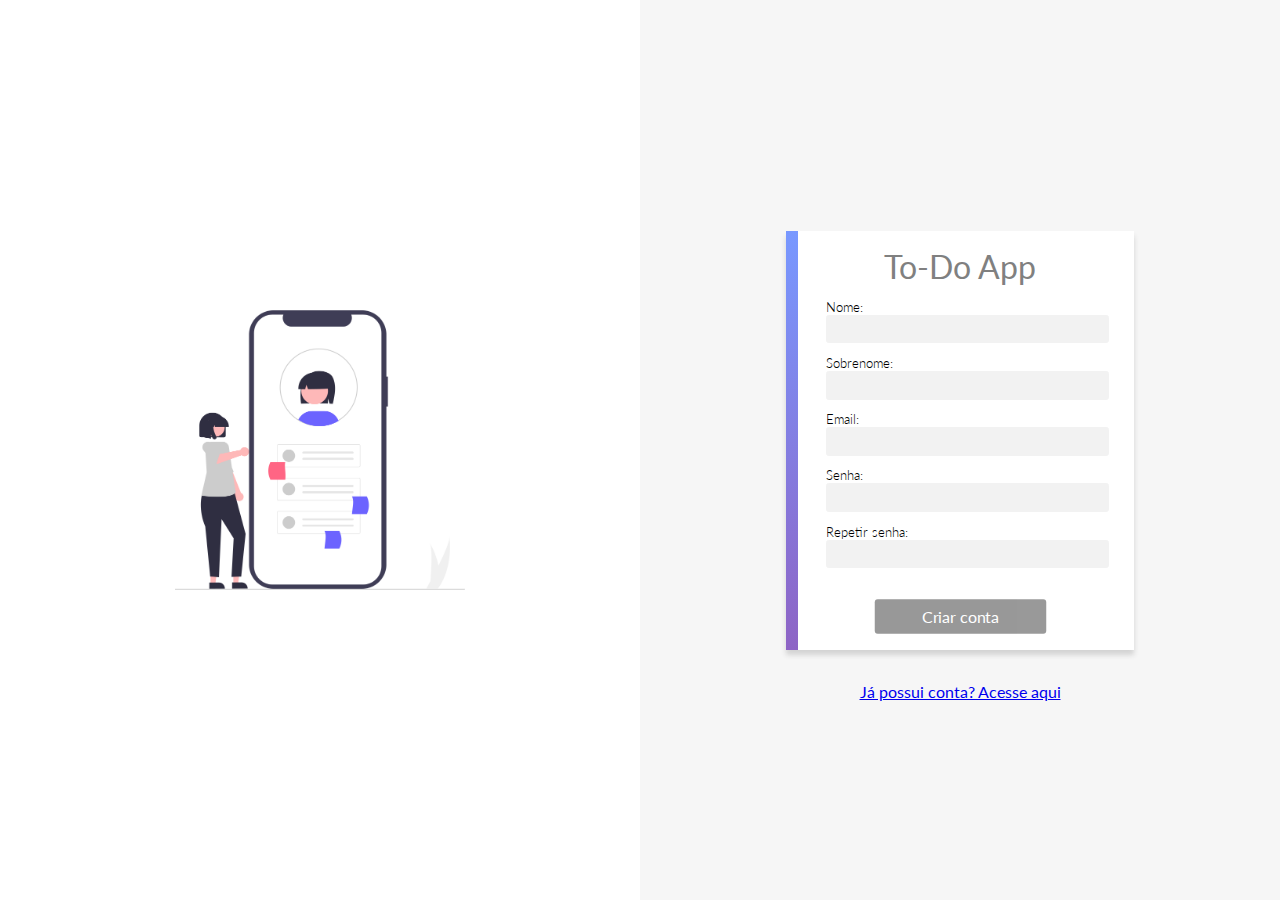
<file: apptodo/signup.html>
<!DOCTYPE html>
<html lang="pt-BR">
<head>
  <meta charset="UTF-8">
  <meta http-equiv="X-UA-Compatible" content="IE=edge">
  <meta name="viewport" content="width=device-width, initial-scale=1.0">
  <title>To-Do App</title>
  <!-- ---------------- estilos compartilhados entre login e signup ---------------- -->
  <link rel="stylesheet" href="./styles/acesso.css">
  <!-- ---------------------- lógica aplicada no registro -------------------- -->
  <script src="./scripts/signupCheckValidity.js" type="module" defer></script>

</head>

<body>
  <div class="left">
    <img src="./assets/pessoa-signup.png" alt="">
  </div>
  <div class="right">
    
    <form id="form">
      <div class="form-header">
        <p>To-Do App</p>
      </div>
      <label class="form-control" id="formControlNome">
        Nome:
          <input
            type="text"
            name="firstName"
            id="nomeInput"
            class="valid"
            required
            minlength="4"
            maxlength="40"
          >
          <small>Preencha o campo com no mínimo 4 caracteres</small>
      </label>
      <label class="form-control" id="formControlSobrenome">
        Sobrenome:
        <input 
          type="text"
          name="lastName"
          id="sobrenomeInput"
          required
          minlength="4"
          maxlength="60"
        >
        <small>Preencha o campo com no mínimo 4 caracteres</small>
      </label>
      <label class="form-control" id="formControlEmail">
        Email:
        <input
          type="email"
          name="email"
          id="emailInput"
          required
          minlength="6"
        >
        <small>Preencha o campo com um email válido</small>
      </label>
      <label class="form-control" id="formControlSenha">
        Senha:
        <input
        type="password"
        name="password"
        id="senhaInput"
        required
        minlength="8"
        >
        <span class="lnr lnr-eye"></span>
        <small>Preencha o campo com no mínimo 8 caracteres</small>
      </label>
      <label class="form-control" id="formControlRepetirSenha">
        Repetir senha:
        <input
        disabled
        type="password"
        name="passwordRetype"
        id="repetirSenhaInput"
        required
        minlength="8"
        >
        <span class="lnr lnr-eye"></span>
        <small>As senhas não coincidem</small>
      </label>
      <button id="buttonSubmit" class="button-submit" disabled>Criar conta</button>
    </form>
    <div class="ingressar">
      <a href="./index.html">Já possui conta? Acesse aqui</a>
    </div>
  </div>
</body>

</html>
</file>
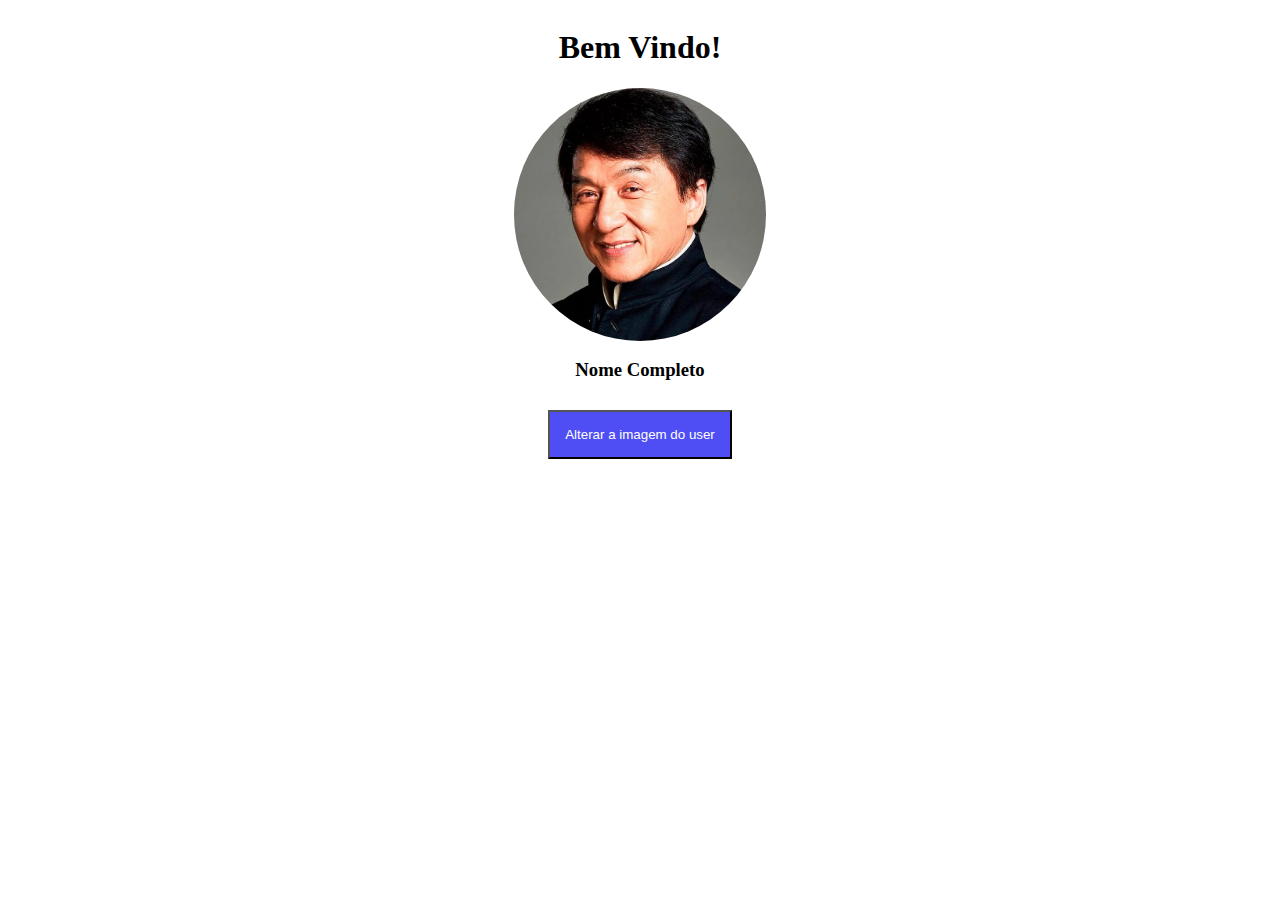
<file: pages/user.html>
<!DOCTYPE html>
<html lang="pt-BR">
<head>
    <meta charset="UTF-8">
    <meta name="viewport" content="width=device-width, initial-scale=1.0">
    <link rel="stylesheet" href="../styles/user.css">
    <script src="../scripts/tarefas.js"></script>
    <title>User</title>
</head>

<body>
    <div>
        <h1>Bem Vindo!</h1>
        <img id="imgUser" src="../assets/jackieChan.jpeg" alt="">
        <h3 id="h">Nome Completo</h3>
        <button id="btnImagem">Alterar a imagem do user</button>
    </div>
</body>

</html>
</file>
<file: apptodo/styles/acesso.css>
@import url('./common.css');

body{
  display: flex;
}

h1 {
  color: rgb(116, 116, 116);
  font-weight: 300;
  margin: .5em 0;
}

form {
  position: relative;
  max-width: 26em;
  background-color: white;
  display: flex;
  align-items: center;
  flex-direction: column;
  margin: 2em auto;
  box-shadow: 0 5px 5px lightgrey;
  padding: 1em 2.5em;
  box-sizing: border-box;
}

form:after {
  position: absolute;
  content: '';
  width: .7em;
  height: 100%;
  top: 0;
  left: 0;
  background: linear-gradient(var(--primary), var(--secondary));
}

form.valid::after{
  background: linear-gradient(#70e609, green);

}

input {
  width: 100%;
  padding: .4em .5em;
  background-color: var(--app-grey);
  border: 1px solid var(--app-grey);
  border-radius: .2em;
}

input:focus {
  outline: none;
  border: 1px solid lightgrey;
}

label {
  width: 100%;
  font-weight: 300;
  margin-bottom: -.1em;
  margin-top: 1em;
  font-size: .8em;
}

button {
  padding: .5em 3em;
  background-color: var(--primary);
  color: white;
  margin-top: 2em;
  font-weight: 400;
  font-size: 1em;
  border: none;
  border-radius: 3px;
  cursor: pointer;
}

.form-header {
  color: grey;
  font-size: 2em;

}
.ingressar{
  text-align: center;
}
.left{
  width: 50%;  
  background-color: white;
  text-align: center;
  display: flex;
  align-items: center;
  justify-content: center;
}
.left img{
  width:60%;
}
.right{
  width: 50%;
  display: flex;
  flex-direction: column;
  align-items: center;
  justify-content: center;
}

/* --------- Pedro Oh -------------INICIO*/

.ok {
color: blue;
}

.form-control {
  width: 100%;
  font-weight: 300;
  margin-bottom: -.1em;
  margin-top: 1em;
  font-size: .8em;
} 

.form-control small {
  display: none;
}

.error input {
  border-color: red;
  color: red;
}

.error small {
  display: block;
  font-size: 0.7rem;
  color: red;
}

.valid input {
  color: blue;
}

.validSenhas input {
  color: blue;
  font-weight: 200;

}

button:disabled {
  opacity: .4;
  transform: scale(.98);
  background-color: black;
  cursor: not-allowed;
}

.valid button {
  padding: .5em 3em;
  background-color: var(--primary);
  color: white;
  margin-top: 2em;
  font-weight: 400;
  font-size: 1em;
  border: none;
  border-radius: 3px;
  cursor: pointer;
  transition: 0.4s all;

}

.valid button:hover {
  background-color: green;
  box-shadow: 0px 0px 28px rgba(60, 255, 1, 0.767);
}

.valid button.active {
  background-color: green;
  cursor: wait;
  box-shadow: 0px 0px 28px rgba(60, 255, 1, 0.767);

}

/* --------- Pedro Oh -------------FIM*/
</file>
<file: styles/user.css>
#imgUser {
    border-radius: 50%;
    width: 20%;
}

div {
    display: flex;
    flex-direction: column;
    align-items: center;
}

button {
    margin: 10px;
    padding: 15px;
}

#btnClose {
    background-color: red;
    color: white;
}

#btnImagem {
    background-color: rgb(78, 78, 244);
    color: white
}
</file>
